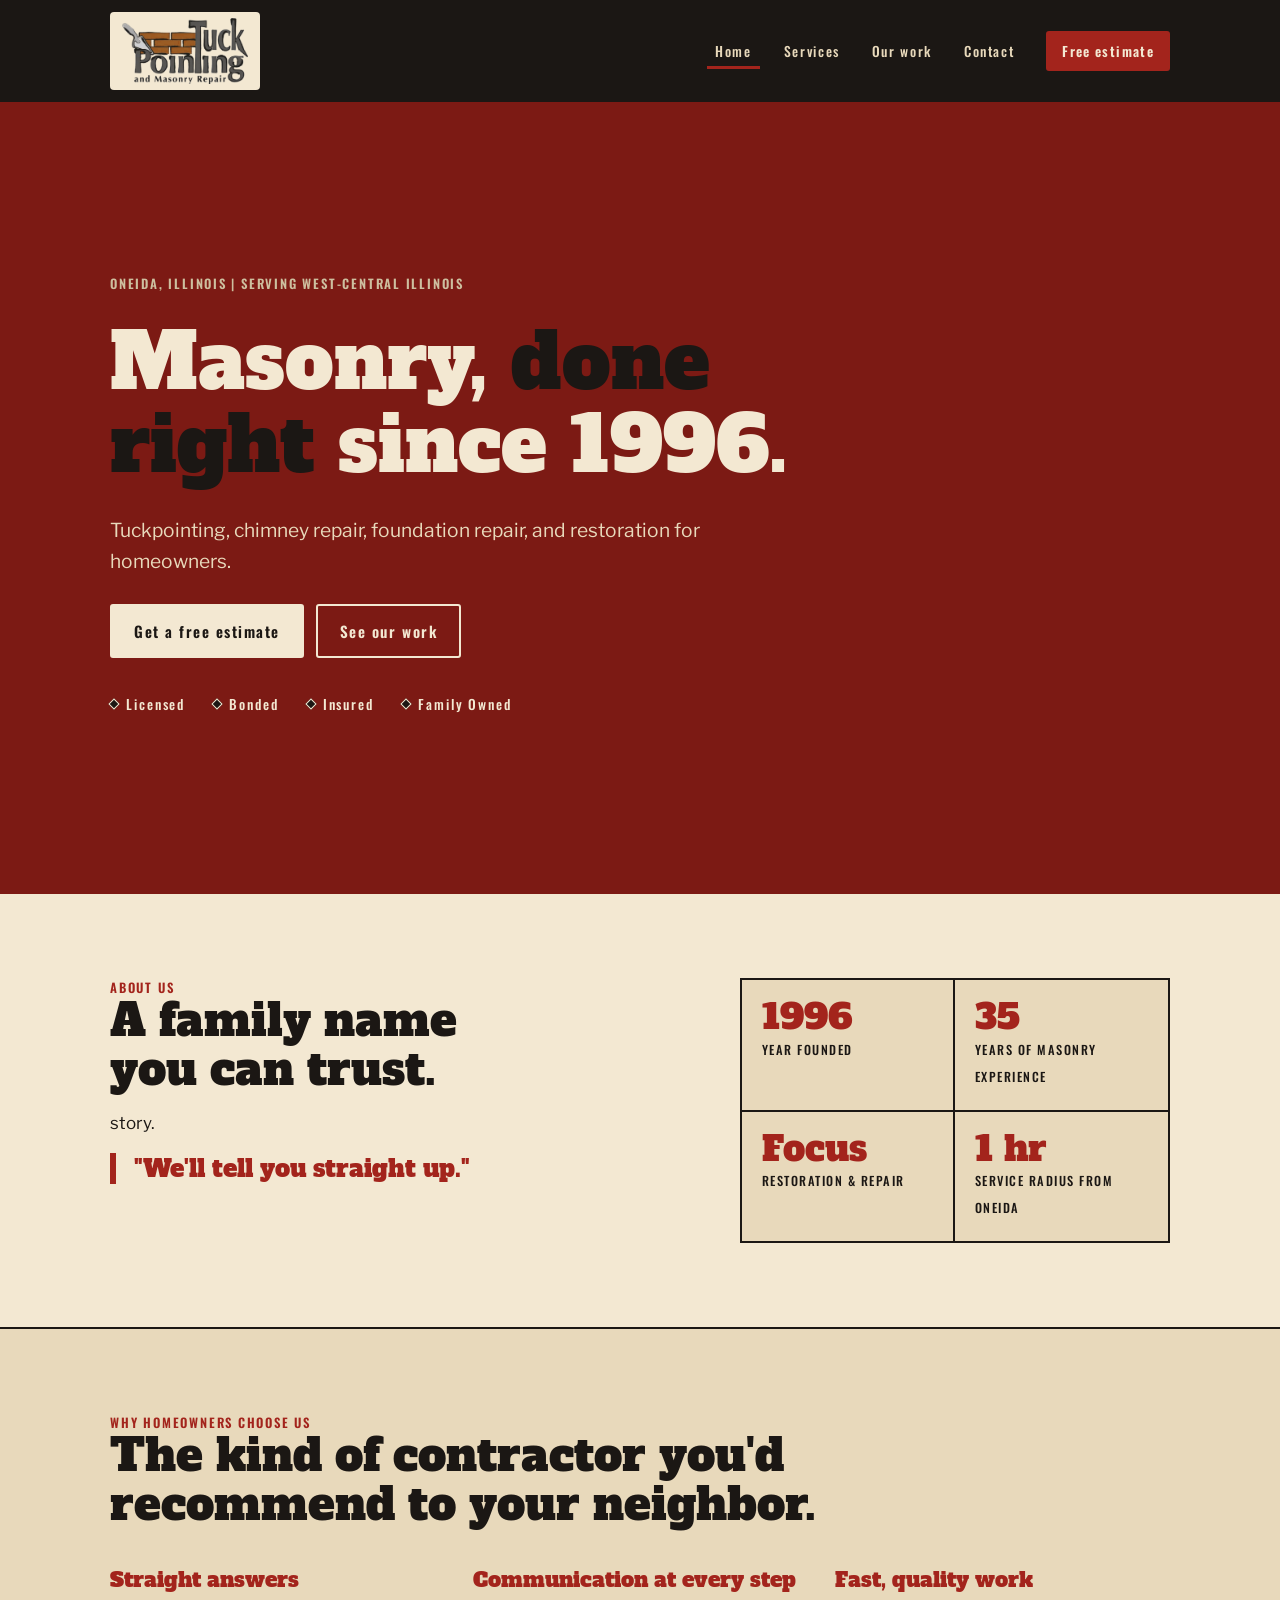
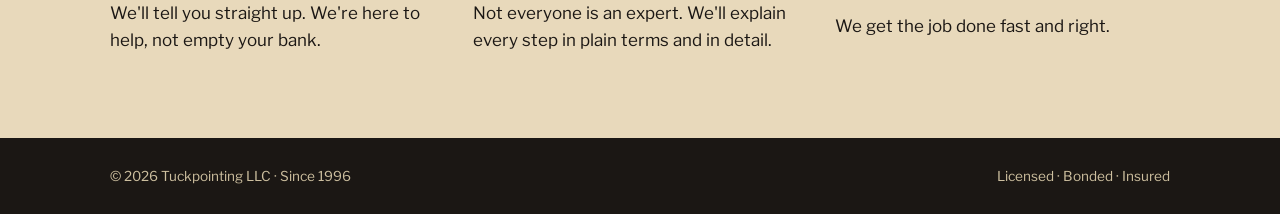
<file: index.html>
<!DOCTYPE html>
<html lang="en">
<head>
    <meta charset="utf-8">
    <!--mobile layout-->
    <meta name="viewport" content="width=device-width">
    <title>Home | Tuckpointing</title>
    <meta name="description" content="Tuckpointing, chimney repair and masonry repair in Oneida, Illinois since 1996.">
    <!--fonts from google-->
    <link rel="preconnect" href="https://fonts.googleapis.com">
    <link rel="preconnect" href="https://fonts.gstatic.com" crossorigin>
    <link href="https://fonts.googleapis.com/css2?family=Alfa+Slab+One&family=Oswald:wght@500;600&family=Libre+Franklin:wght@400;600;700&display=swap" rel="stylesheet">
    <!--bootstrap-->
    <link href="https://cdn.jsdelivr.net/npm/bootstrap@5.3.8/dist/css/bootstrap.min.css" rel="stylesheet">
    <!--stylesheet link-->
    <link href="css/style.css" rel="stylesheet">
</head>
<body>

<!--The websites header-->
<header class="topbar">
    <nav class="navbar navbar-expand-md navbar-dark wrap" aria-label="Main">
        <!--clickable logo, takes you to index.html-->
        <a class="brand navbar-brand" href="index.html"><img class="logo" src="Photos/TuckpointingLogo.png" alt="Tuckpointing and Masonry Repair"></a>
        <button class="navbar-toggler" type="button" data-bs-toggle="collapse" data-bs-target="#mainNav" aria-controls="mainNav" aria-expanded="false" aria-label="Toggle navigation">
            <span class="navbar-toggler-icon"></span>
        </button>
        <!--Waffle collapse for phone screens-->
        <div class="collapse navbar-collapse" id="mainNav">
            <ul class="navbar-nav ms-auto gap-md-3">
             <li class="nav-item"><a class="nav-link" href="index.html">Home</a></li>
                <li class="nav-item"><a class="nav-link" href="services.html">Services</a></li>
                <li class="nav-item"><a class="nav-link" href="work.html">Our work</a></li>
                <li class="nav-item"><a class="nav-link" href="contact.html">Contact</a></li>            
            </ul>
            <!--link to contact page and estimate element-->
            <a class="call ms-md-4" href="contact.html#estimate">Free estimate</a>
        </div>
    </nav>
  </header>

<!--Where the index.html pages content will be-->
<main>
  <section class="hero">
    <div class="wrap">
      <span class="label">ONEIDA, ILLINOIS | SERVING WEST-CENTRAL ILLINOIS</span>
      <h1>Masonry, <em>done right</em> since 1996.</h1>
      <p class="lead">Tuckpointing, chimney repair, foundation repair, and restoration for homeowners.</p>
      <div class="hero-actions">
        <a class="btn solid" href="contact.html#estimate"> Get a free estimate</a>
        <a class="btn ghost" href="work.html">See our work</a>
      </div>
      <div class="trust">
        <span>Licensed</span><span>Bonded</span><span>Insured</span><span>Family Owned</span>
      </div>
    </div>
  </section>

  <section id="about">
    <div class="wrap">
      <div class="about-grid">
        <div class="about-copy">
          <div class="section-head" style="margin-bottom:0">
            <span class="label">ABOUT US</span>
            <h2>A family name you can trust.</h2>
          </div>
          <p>story.</p>
          <p class="pullquote">"We'll tell you straight up."</p>
        </div>
        <div class="stats" aria-label="By the numbers">
          <div><b>1996</b><span>Year founded</span></div>
          <div><b>35</b><span>Years of masonry experience</span></div>
          <div><b>Focus</b><span>Restoration &amp; repair</span></div>
          <div><b>1 hr</b><span>Service radius from Oneida</span></div>
        </div>
      </div>
    </div>
    </section>

      <section class="why">
        <div class="wrap">
          <div class="section-head">
            <span class="label">WHY HOMEOWNERS CHOOSE US</span>
            <h2>The kind of contractor you'd recommend to your neighbor.</h2>
          </div>
          <div class="why-grid">
            <div><h3>Straight answers</h3>We'll tell you straight up. We're here to help, not empty your bank.</div>
            <div><h3>Communication at every step</h3><p>Not everyone is an expert. We'll explain every step in plain terms and in detail.</p></div>
            <div><h3>Fast, quality work</h3><p>We get the job done fast and right.</p></div>
          </div>
        </div>
      </section>
</main>

<!--Website Footer-->
<footer>
    <div class="wrap">
        <!--keeps year up to date through site.js-->
        <span>&copy; <span id="year">2026</span> Tuckpointing LLC &middot; Since 1996</span>
        <span>Licensed &middot; Bonded &middot; Insured</span>   
    </div>
</footer>

<!--jquery and javascript script tags-->
<script src="https://code.jquery.com/jquery-3.7.1.min.js" integrity="sha256-/JqT3SQfawRcv/BIHPThkBvs0OEvtFFmqPF/lYI/Cxo=" crossorigin="anonymous"></script>
<script src="https://cdn.jsdelivr.net/npm/bootstrap@5.3.8/dist/js/bootstrap.bundle.min.js"></script>
<script src="JavaScript/site.js"></script>
</body>
</html>
</file>
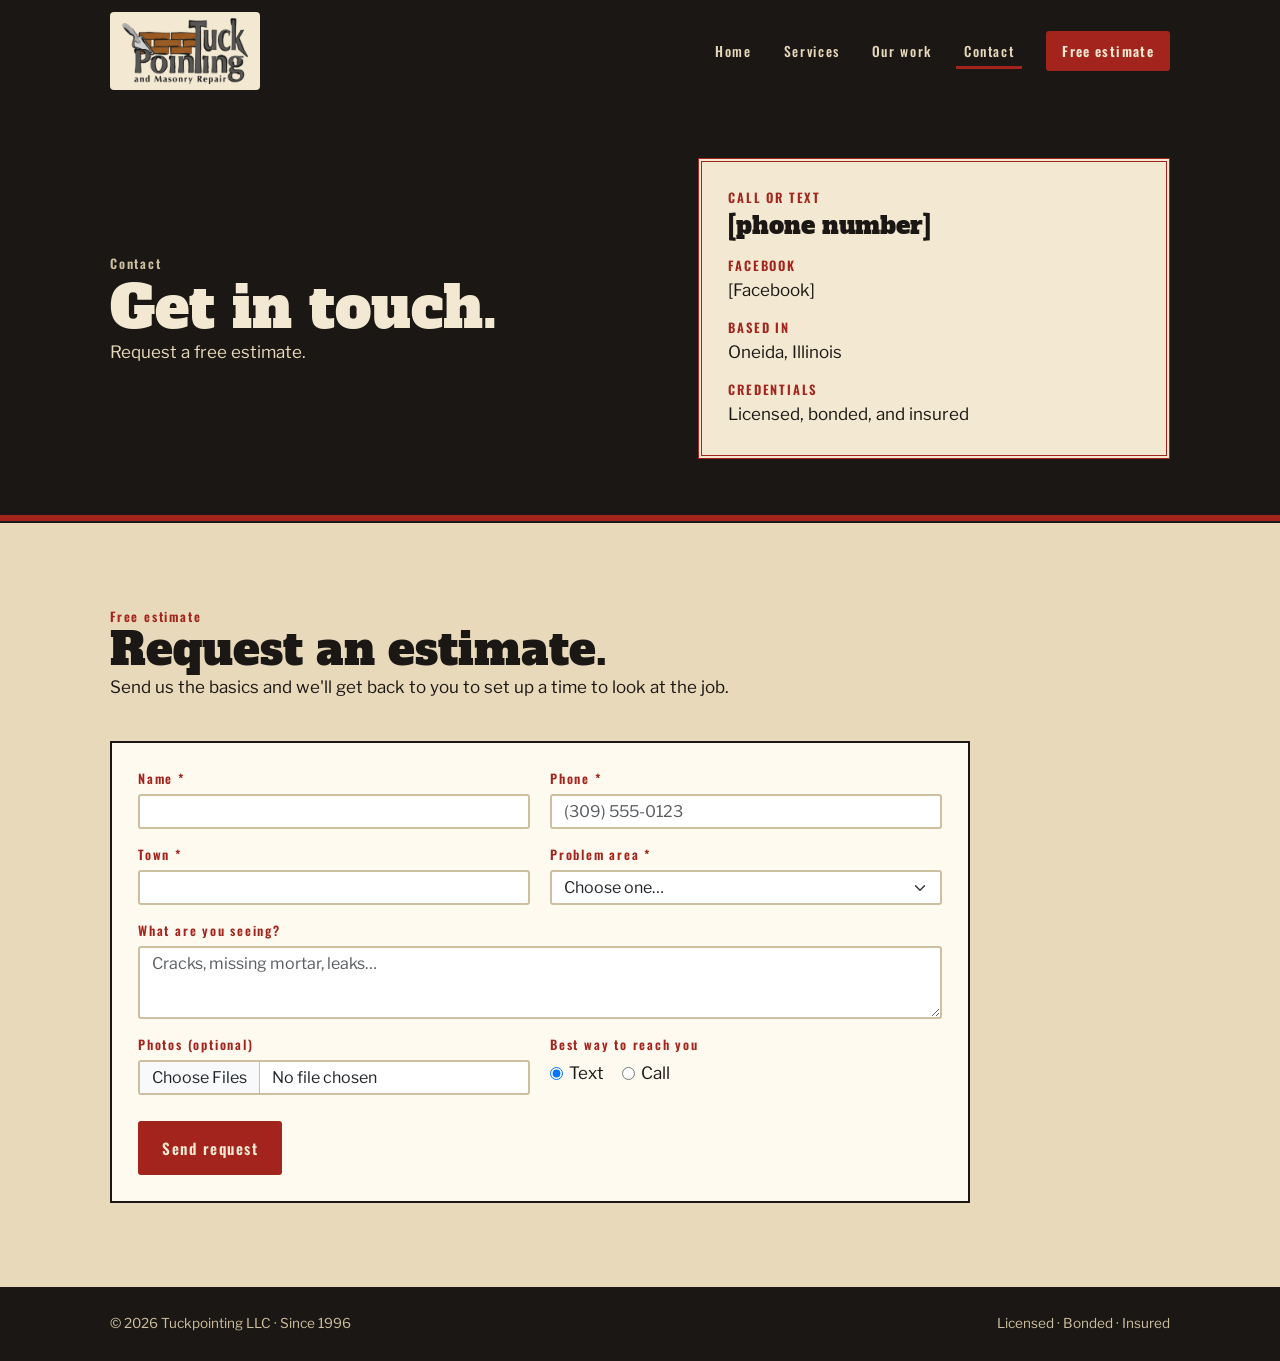
<file: contact.html>
<!DOCTYPE html>
<html lang="en">
<head>
    <meta charset="utf-8">
    <!--mobile layout-->
    <meta name="viewport" content="width=device-width">
    <title>Contact | Tuckpointing</title>
    <meta name="description" content="Tuckpointing, chimney repair and masonry repair in Oneida, Illinois since 1996.">
    <!--fonts from google-->
    <link rel="preconnect" href="https://fonts.googleapis.com">
    <link rel="preconnect" href="https://fonts.gstatic.com" crossorigin>
    <link href="https://fonts.googleapis.com/css2?family=Alfa+Slab+One&family=Oswald:wght@500;600&family=Libre+Franklin:wght@400;600;700&display=swap" rel="stylesheet">
    <!--bootstrap-->
    <link href="https://cdn.jsdelivr.net/npm/bootstrap@5.3.8/dist/css/bootstrap.min.css" rel="stylesheet">
    <!--stylesheet link-->
    <link href="css/style.css" rel="stylesheet">
</head>
<body>

<!--The websites header-->
<header class="topbar">
    <nav class="navbar navbar-expand-md navbar-dark wrap" aria-label="Main">
        <!--clickable logo, takes you to index.html-->
        <a class="brand navbar-brand" href="index.html"><img class="logo" src="Photos/TuckpointingLogo.png" alt="Tuckpointing and Masonry Repair"></a>
        <button class="navbar-toggler" type="button" data-bs-toggle="collapse" data-bs-target="#mainNav" aria-controls="mainNav" aria-expanded="false" aria-label="Toggle navigation">
            <span class="navbar-toggler-icon"></span>
        </button>
        <!--Waffle collapse for phone screens-->
        <div class="collapse navbar-collapse" id="mainNav">
            <ul class="navbar-nav ms-auto gap-md-3">
             <li class="nav-item"><a class="nav-link" href="index.html">Home</a></li>
                <li class="nav-item"><a class="nav-link" href="services.html">Services</a></li>
                <li class="nav-item"><a class="nav-link" href="work.html">Our work</a></li>
                <li class="nav-item"><a class="nav-link" href="contact.html">Contact</a></li>            
            </ul>
            <!--link to contact page and estimate element-->
            <a class="call ms-md-4" href="contact.html#estimate">Free estimate</a>
        </div>
    </nav>
</header>

<main>
<section class="page-hero">
    <div class="wrap hero-split">
        <div>
            <span class="label">Contact</span>
            <h1>Get in touch.</h1>
            <p>Request a free estimate.</p>
        </div>

        <!--business contact info card-->
        <div class="contact-card">
            <div class="crow"><span class="label">Call or text</span><span class="big">[phone number]</span></div>
            <div class="crow"><span class="label">Facebook</span><span>[Facebook]</span></div>
            <div class="crow"><span class="label">Based in</span><span>Oneida, Illinois</span></div>
            <div class="crow"><span class="label">Credentials</span><span>Licensed, bonded, and insured</span></div>
        </div>
    </div>
</section>

  <section id="estimate" class="estimate">
    <div class="wrap">
      <div class="section-head">
        <span class="label">Free estimate</span>
        <h2>Request an estimate.</h2>
        <p>Send us the basics and we'll get back to you to set up a time to look at the job.</p>
      </div>
      
      <form id="estimateForm" class="est-form" novalidate>
        <div class="fgrid">
          <div><label class="label" for="fName">Name *</label><input id="fName" class="form-control" type="text"><div class="invalid-feedback">Please enter your name.</div></div>
          <div><label class="label" for="fPhone">Phone *</label><input id="fPhone" class="form-control" type="tel" placeholder="(309) 555-0123"><div class="invalid-feedback">Please enter a 10-digit phone number.</div></div>
          <div><label class="label" for="fTown">Town *</label><input id="fTown" class="form-control" type="text"><div class="invalid-feedback">Please enter your town.</div></div>
          <div><label class="label" for="fArea">Problem area *</label>
            <select id="fArea" class="form-select"><option value="">Choose one…</option><option>Chimney</option><option>Foundation</option><option>Brick walls</option><option>Stone or veneer</option><option>Stucco</option><option>Not sure</option></select>
            <div class="invalid-feedback">Please choose a problem area.</div></div>
          <div class="full"><label class="label" for="fDetails">What are you seeing?</label><textarea id="fDetails" class="form-control" rows="3" placeholder="Cracks, missing mortar, leaks…"></textarea></div>
          <div><label class="label" for="fPhotos">Photos (optional)</label><input id="fPhotos" class="form-control" type="file" accept="image/*" multiple><small id="photoCount" class="hint"></small></div>
          <div><span class="label">Best way to reach you</span>
            <div class="radios"><label><input type="radio" name="pref" value="text" checked> Text</label><label><input type="radio" name="pref" value="call"> Call</label></div></div>
        </div>
        <button class="btn red" type="submit">Send request</button>
      </form>
      <div id="estimateDone" class="est-done" hidden>
        <h3>Thanks, <span id="doneName"></span>!</h3>
        <p id="doneSummary"></p>
        <p class="hint">Demo only: nothing was actually sent. A real form needs a form service or server to deliver it.</p>
        <button id="estimateAgain" class="btn red" type="button">Send another</button>
      </div>
    </div>
  </section>
</main>

<!--Website Footer-->
<footer>
    <div class="wrap">
        <!--keeps year up to date through site.js-->
        <span>&copy; <span id="year">2026</span> Tuckpointing LLC &middot; Since 1996</span>
        <span>Licensed &middot; Bonded &middot; Insured</span>   
    </div>
</footer>

<!--jquery and javascript script tags-->
<script src="https://code.jquery.com/jquery-3.7.1.min.js" integrity="sha256-/JqT3SQfawRcv/BIHPThkBvs0OEvtFFmqPF/lYI/Cxo=" crossorigin="anonymous"></script>
<script src="https://cdn.jsdelivr.net/npm/bootstrap@5.3.8/dist/js/bootstrap.bundle.min.js"></script>
<script src="JavaScript/site.js"></script>
<script src="JavaScript/contact.js"></script>
</body>
</html>
</file>
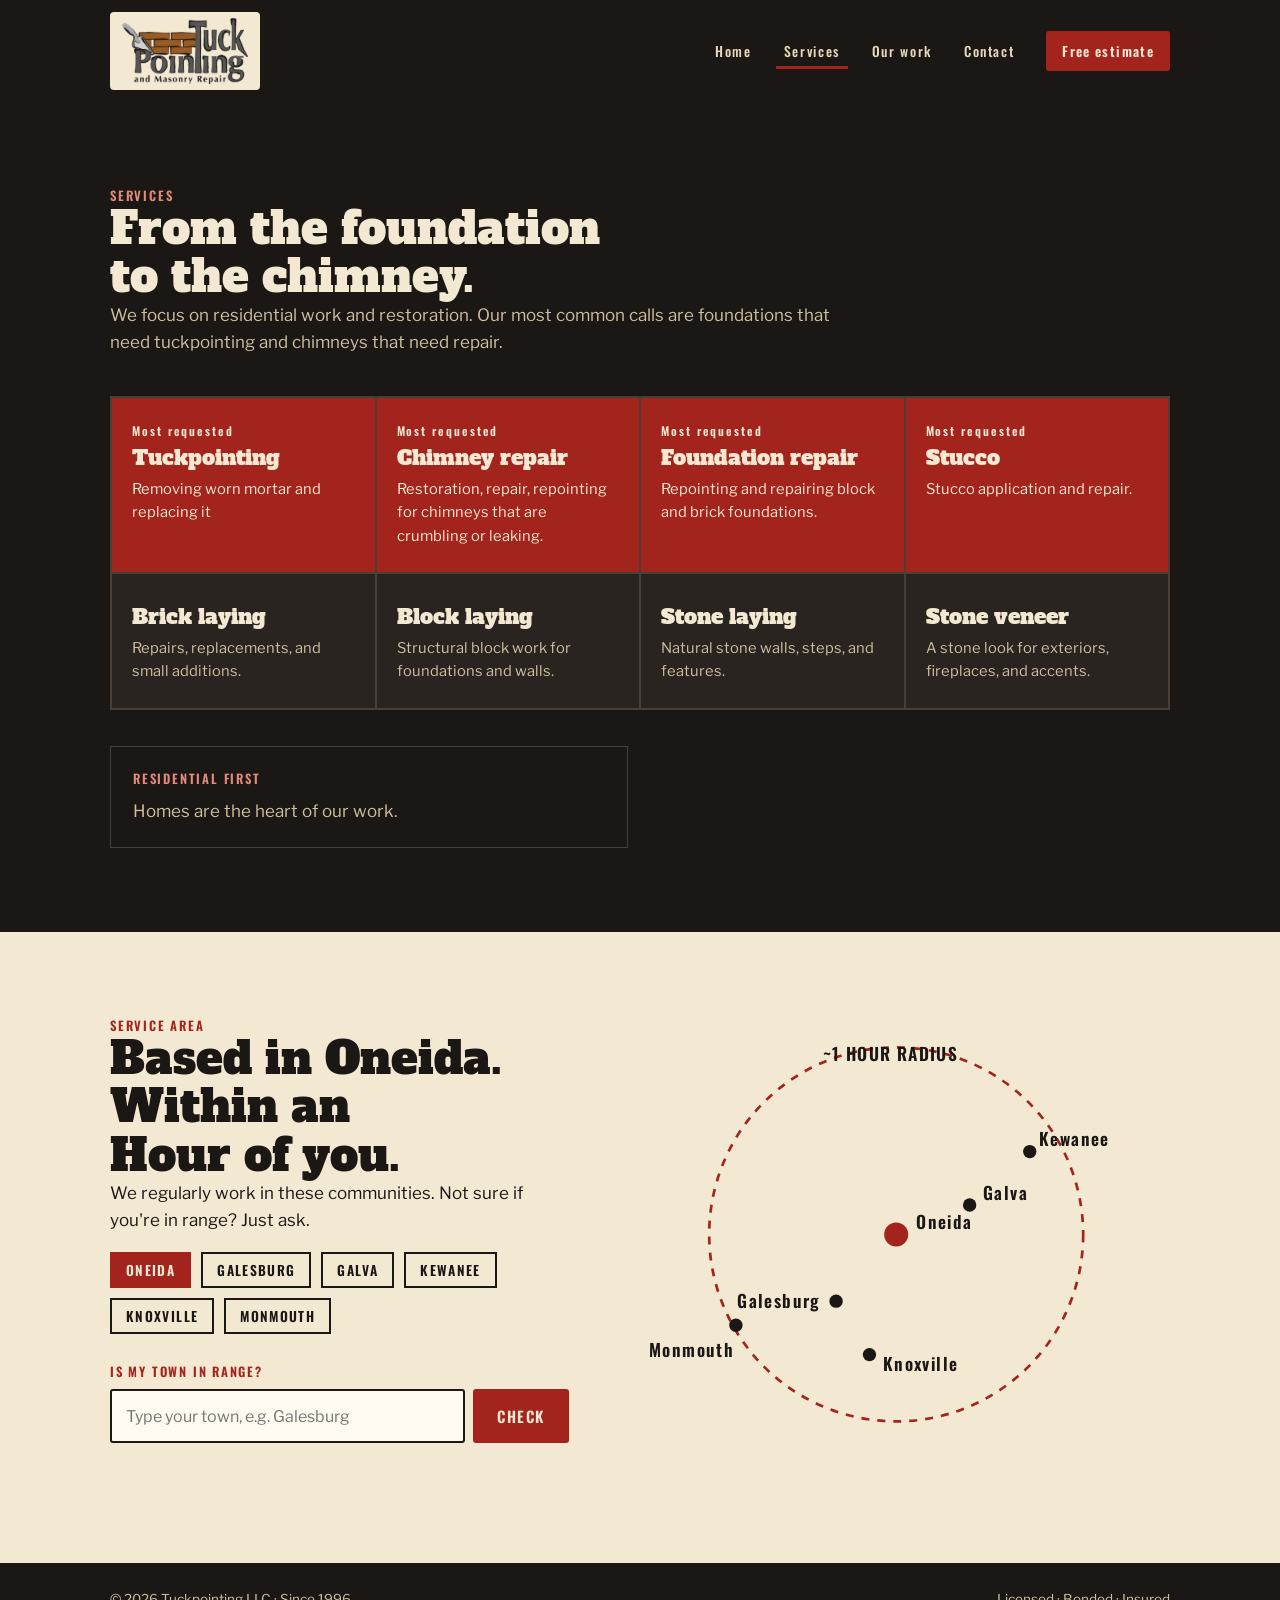
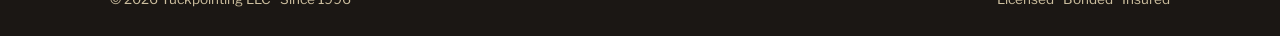
<file: services.html>
<!DOCTYPE html>
<html lang="en">
<head>
    <meta charset="utf-8">
    <!--mobile layout-->
    <meta name="viewport" content="width=device-width">
    <title>Services | Tuckpointing</title>
    <meta name="description" content="Tuckpointing, chimney repair and masonry repair in Oneida, Illinois since 1996.">
    <!--fonts from google-->
    <link rel="preconnect" href="https://fonts.googleapis.com">
    <link rel="preconnect" href="https://fonts.gstatic.com" crossorigin>
    <link href="https://fonts.googleapis.com/css2?family=Alfa+Slab+One&family=Oswald:wght@500;600&family=Libre+Franklin:wght@400;600;700&display=swap" rel="stylesheet">
    <!--bootstrap-->
    <link href="https://cdn.jsdelivr.net/npm/bootstrap@5.3.8/dist/css/bootstrap.min.css" rel="stylesheet">
    <!--stylesheet link-->
    <link href="css/style.css" rel="stylesheet">
</head>
<body>

<!--The websites header-->
<header class="topbar">
    <nav class="navbar navbar-expand-md navbar-dark wrap" aria-label="Main">
        <!--clickable logo, takes you to index.html-->
        <a class="brand navbar-brand" href="index.html"><img class="logo" src="Photos/TuckpointingLogo.png" alt="Tuckpointing and Masonry Repair"></a>
        <button class="navbar-toggler" type="button" data-bs-toggle="collapse" data-bs-target="#mainNav" aria-controls="mainNav" aria-expanded="false" aria-label="Toggle navigation">
            <span class="navbar-toggler-icon"></span>
        </button>
        <!--Waffle collapse for phone screens-->
        <div class="collapse navbar-collapse" id="mainNav">
            <ul class="navbar-nav ms-auto gap-md-3">
             <li class="nav-item"><a class="nav-link" href="index.html">Home</a></li>
                <li class="nav-item"><a class="nav-link" href="services.html">Services</a></li>
                <li class="nav-item"><a class="nav-link" href="work.html">Our work</a></li>
                <li class="nav-item"><a class="nav-link" href="contact.html">Contact</a></li>            
            </ul>
            <!--link to contact page and estimate element-->
            <a class="call ms-md-4" href="contact.html#estimate">Free estimate</a>
        </div>
    </nav>
</header>

<main>
  
  <section id="services" class="dark">
    <div class="wrap">
      <div class="section-head">
        <span class="label">SERVICES</span>
        <h2>From the foundation to the chimney.</h2>
        <p>We focus on residential work and restoration. Our most common calls are foundations that need tuckpointing and chimneys that need repair.</p>
      </div>
      <div class="services">
        <div class="svc feature"><span class="num">Most requested</span><h3>Tuckpointing</h3><p>Removing worn mortar and replacing it</p></div>
        <div class="svc feature"><span class="num">Most requested</span><h3>Chimney repair</h3><p>Restoration, repair, repointing for chimneys that are crumbling or leaking.</p></div>
        <div class="svc feature"><span class="num">Most requested</span><h3>Foundation repair</h3><p>Repointing and repairing block and brick foundations.</p></div>
        <div class="svc feature"><span class="num">Most requested</span><h3>Stucco</h3><p>Stucco application and repair.</p></div>
        <div class="svc"><span class="num"></span><h3>Brick laying</h3><p>Repairs, replacements, and small additions.</p></div>
        <div class="svc"><span class="num"></span><h3>Block laying</h3><p>Structural block work for foundations and walls.</p></div>
        <div class="svc"><span class="num"></span><h3>Stone laying</h3><p>Natural stone walls, steps, and features.</p></div>
        <div class="svc"><span class="num"></span><h3>Stone veneer</h3><p>A stone look for exteriors, fireplaces, and accents.</p></div>
      </div>
      <div class="split">

        <div>
          <span class="label" style="color:#e08a7a">RESIDENTIAL FIRST</span>
          <p style="color:var(--mortar)">Homes are the heart of our work.</p>
        </div>
      </div>
    </div>
  </section>

  <section id="area">
    <div class="wrap">
      <div class="area-grid">
        <div>
          <div class="section-head" style="margin-bottom:0">
            <span class="label">SERVICE AREA</span>
            <h2>Based in Oneida. Within an Hour of you.</h2>
            <p>We regularly work in these communities. Not sure if you're in range? Just ask.</p>
          </div>
          <div class="towns">
            <span class="home">Oneida</span><span>Galesburg</span><span>Galva</span><span>Kewanee</span><span>Knoxville</span><span>Monmouth</span>
          </div>
          <div class="town-check">
            <label for="townInput" class="label">IS MY TOWN IN RANGE?</label>
            <div class="town-row">
              <input id="townInput" type="text" placeholder="Type your town, e.g. Galesburg" autocomplete="address-level2">
              <button id="townCheck" class="btn red" type="button">CHECK</button>
            </div>
            <p id="townResult" class="town-result" aria-live="polite"></p>
          </div>
        </div>
        <svg class="map" viewBox="0 0 420 320" role="img" aria-label="Sketch map of the service area around Oneida">
          <circle class="ring" cx="215" cy="150" r="140"/>
          <circle class="homedot" cx="215" cy="150" r="9"/><text x="230" y="146">Oneida</text>
          <circle class="dot" cx="170" cy="200" r="5"/><text x="96" y="205">Galesburg</text>
          <circle class="dot" cx="270" cy="128" r="5"/><text x="280" y="124">Galva</text>
          <circle class="dot" cx="195" cy="240" r="5"/><text x="205" y="252">Knoxville</text>
          <circle class="dot" cx="315" cy="88" r="5"/><text x="322" y="84">Kewanee</text>
          <circle class="dot" cx="95" cy="218" r="5"/><text x="30" y="242">Monmouth</text>
          <text x="160" y="20" style="fill:var(--black)">~1 HOUR RADIUS</text>
        </svg>
      </div>
    </div>
  </section>
</main>

<!--Website Footer-->
<footer>
    <div class="wrap">
        <!--keeps year up to date through site.js-->
        <span>&copy; <span id="year">2026</span> Tuckpointing LLC &middot; Since 1996</span>
        <span>Licensed &middot; Bonded &middot; Insured</span>   
    </div>
</footer>

<!--jquery and javascript script tags-->
<script src="https://code.jquery.com/jquery-3.7.1.min.js" integrity="sha256-/JqT3SQfawRcv/BIHPThkBvs0OEvtFFmqPF/lYI/Cxo=" crossorigin="anonymous"></script>
<script src="https://cdn.jsdelivr.net/npm/bootstrap@5.3.8/dist/js/bootstrap.bundle.min.js"></script>
<script src="JavaScript/site.js"></script>
<script src="JavaScript/services.js"></script>
</body>
</html>
</file>
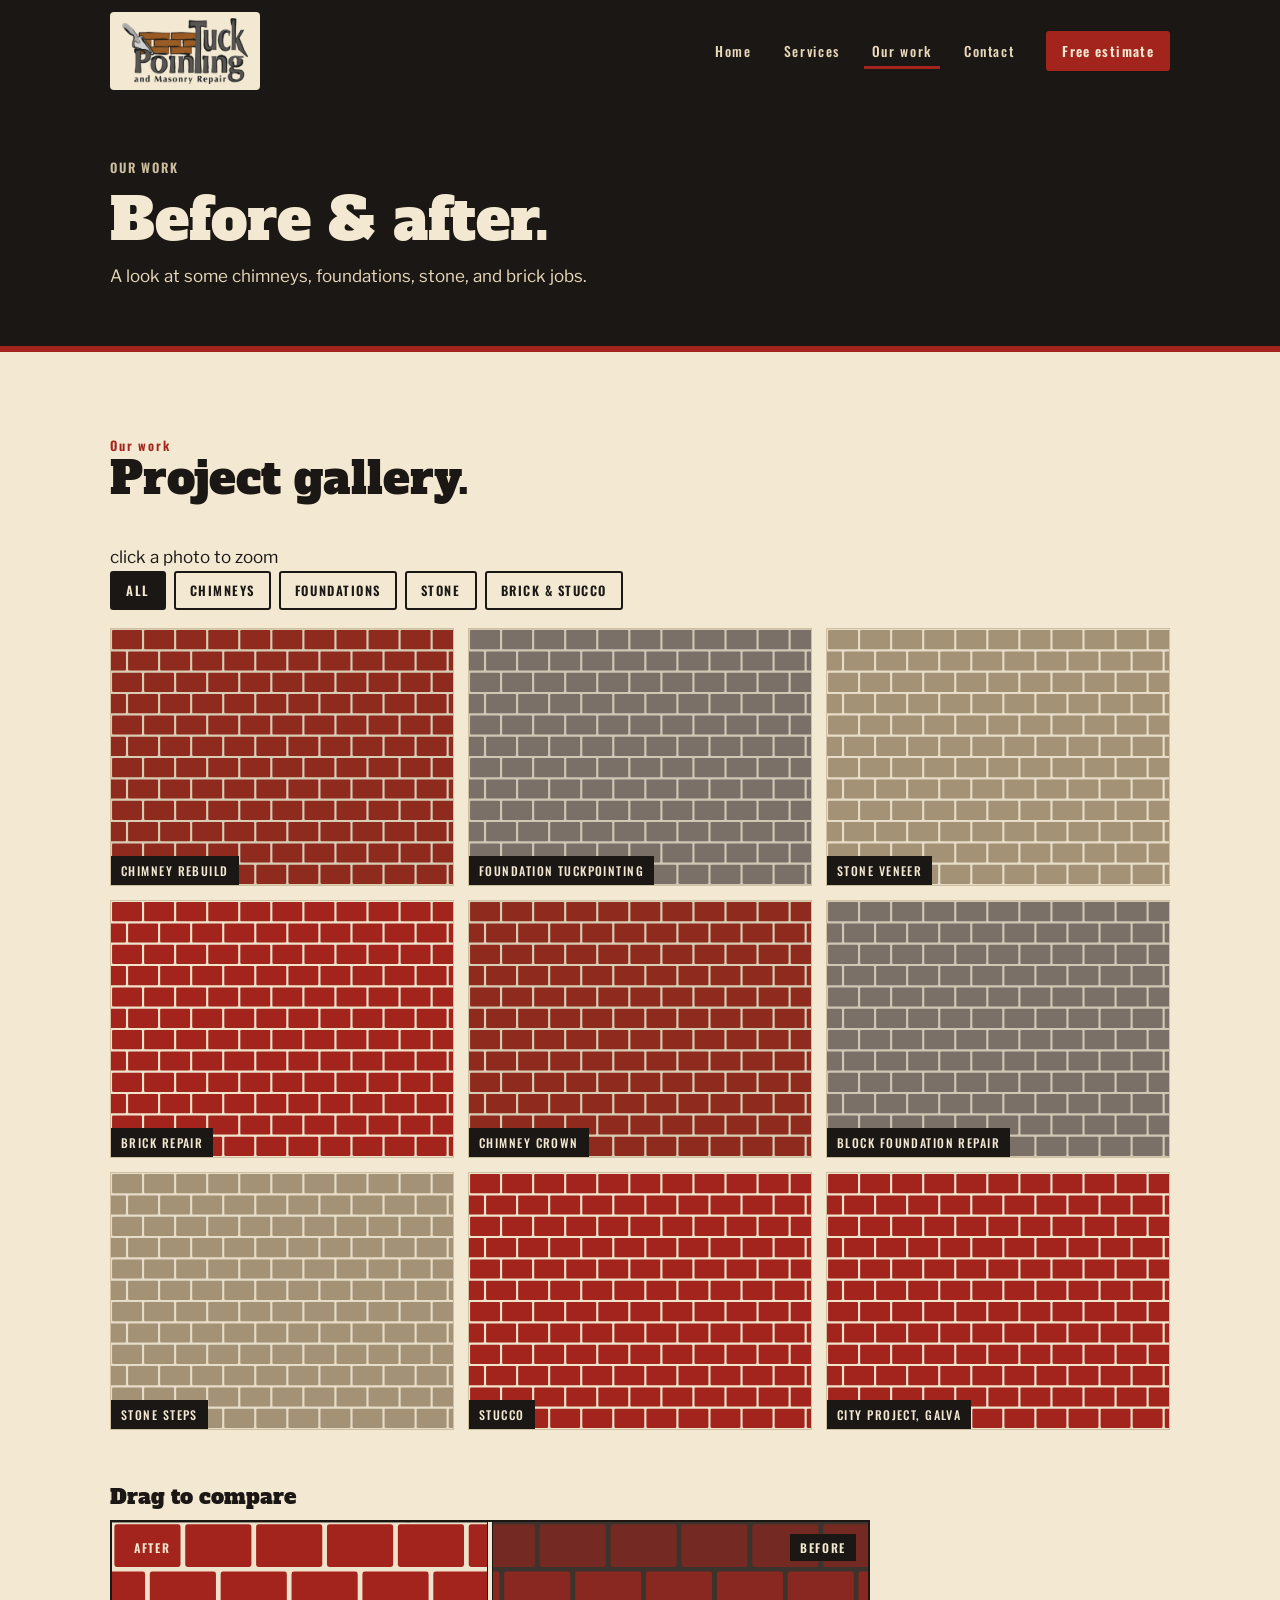
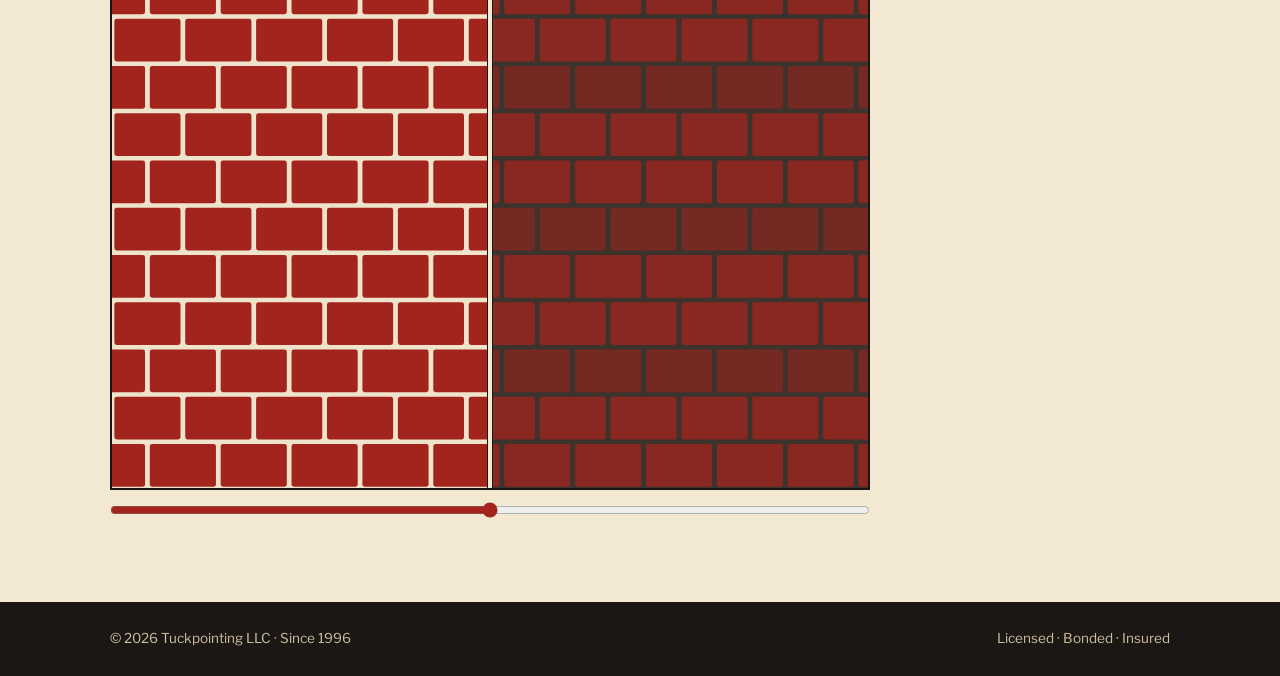
<file: work.html>
<!DOCTYPE html>
<html lang="en">
<head>
    <meta charset="utf-8">
    <!--mobile layout-->
    <meta name="viewport" content="width=device-width">
    <title>Work | Tuckpointing</title>
    <meta name="description" content="Tuckpointing, chimney repair and masonry repair in Oneida, Illinois since 1996.">
    <!--fonts from google-->
    <link rel="preconnect" href="https://fonts.googleapis.com">
    <link rel="preconnect" href="https://fonts.gstatic.com" crossorigin>
    <link href="https://fonts.googleapis.com/css2?family=Alfa+Slab+One&family=Oswald:wght@500;600&family=Libre+Franklin:wght@400;600;700&display=swap" rel="stylesheet">
    <!--bootstrap-->
    <link href="https://cdn.jsdelivr.net/npm/bootstrap@5.3.8/dist/css/bootstrap.min.css" rel="stylesheet">
    <!--stylesheet link-->
    <link href="css/style.css" rel="stylesheet">
</head>
<body>

<!--The websites header-->
<header class="topbar">
    <nav class="navbar navbar-expand-md navbar-dark wrap" aria-label="Main">
        <!--clickable logo, takes you to index.html-->
        <a class="brand navbar-brand" href="index.html"><img class="logo" src="Photos/TuckpointingLogo.png" alt="Tuckpointing and Masonry Repair"></a>
        <button class="navbar-toggler" type="button" data-bs-toggle="collapse" data-bs-target="#mainNav" aria-controls="mainNav" aria-expanded="false" aria-label="Toggle navigation">
            <span class="navbar-toggler-icon"></span>
        </button>
        <!--Waffle collapse for phone screens-->
        <div class="collapse navbar-collapse" id="mainNav">
            <ul class="navbar-nav ms-auto gap-md-3">
             <li class="nav-item"><a class="nav-link" href="index.html">Home</a></li>
                <li class="nav-item"><a class="nav-link" href="services.html">Services</a></li>
                <li class="nav-item"><a class="nav-link" href="work.html">Our work</a></li>
                <li class="nav-item"><a class="nav-link" href="contact.html">Contact</a></li>            
            </ul>
            <!--link to contact page and estimate element-->
            <a class="call ms-md-4" href="contact.html#estimate">Free estimate</a>
        </div>
    </nav>
</header>

<main>
    <section class="page-hero">
        <div class="wrap">
            <span class="label">OUR WORK</span>
        <h1>Before &amp; after.</h1>
        <p>A look at some chimneys, foundations, stone, and brick jobs.</p>
        </div>
    </section>

    <section id="work">
        <div class="wrap">
            <div class="section-head">
                <span class="label">Our work</span>
                <h2>Project gallery.</h2>
            </div>

            <p class="uc-tag">click a photo to zoom</p>
            <div class="filters" role="group" aria-label="Filter projects">
                <button class="filter on" type="button" data-filter="all">All</button>
                <button class="filter" type="button" data-filter="chimney">Chimneys</button>
                <button class="filter" type="button" data-filter="foundation">Foundations</button>
                <button class="filter" type="button" data-filter="stone">Stone</button>
                <button class="filter" type="button" data-filter="brick">Brick &amp; stucco</button>
            </div>
            <div class="gallery" id="gallery">
                <button class="shot" type="button" data-cat="chimney"><img data-placeholder="chimney" alt="Chimney rebuild"><span>Chimney rebuild</span></button>
                <button class="shot" type="button" data-cat="foundation"><img data-placeholder="foundation" alt="Foundation tuckpointing"><span>Foundation tuckpointing</span></button>
                <button class="shot" type="button" data-cat="stone"><img data-placeholder="stone" alt="Stone veneer"><span>Stone veneer</span></button>
                <button class="shot" type="button" data-cat="brick"><img data-placeholder="brick" alt="Brick repair"><span>Brick repair</span></button>
                <button class="shot" type="button" data-cat="chimney"><img data-placeholder="chimney" alt="Chimney crown"><span>Chimney crown</span></button>
                <button class="shot" type="button" data-cat="foundation"><img data-placeholder="foundation" alt="Block foundation repair"><span>Block foundation repair</span></button>
                <button class="shot" type="button" data-cat="stone"><img data-placeholder="stone" alt="Stone steps"><span>Stone steps</span></button>
                <button class="shot" type="button" data-cat="brick"><img data-placeholder="brick" alt="Stucco"><span>Stucco</span></button>
                <button class="shot" type="button" data-cat="brick"><img data-placeholder="brick" alt="City project, Galva"><span>City project, Galva</span></button>
            </div>

            <div class="compare-wrap">
       
                <h3>Drag to compare</h3>
                <div class="compare" id="compare">
                    <img id="beforeImg" alt="Before: worn and missing mortar">
                    <img id="afterImg" alt="After: fresh tuckpointing">
                    <span class="tag-before">Before</span><span class="tag-after">After</span>
                    <span class="divider" id="divider"></span>
                </div>
                <input id="compareRange" type="range" min="0" max="100" value="50" aria-label="Before and after slider">
            </div>
        </div>
    </section>

<div class="modal fade" id="zoomModal" tabindex="-1" aria-labelledby="zoomTitle" aria-hidden="true">
    <div class="modal-dialog modal-lg modal-dialog-centered">
        <div class="modal-content zoom-content">
            <div class="modal-header">
                <h3 class="modal-title" id="zoomTitle">Project</h3>
                <button type="button" class="btn-close btn-close-white" data-bs-dismiss="modal" aria-label="Close"></button>
            </div>
            <div class="modal-body"><img id="zoomImg" alt=""></div>
        </div>
    </div>
</div>
</main>

<!--Website Footer-->
<footer>
    <div class="wrap">
        <!--keeps year up to date through site.js-->
        <span>&copy; <span id="year">2026</span> Tuckpointing LLC &middot; Since 1996</span>
        <span>Licensed &middot; Bonded &middot; Insured</span>   
    </div>
</footer>

<!--jquery and javascript script tags-->
<script src="https://code.jquery.com/jquery-3.7.1.min.js" integrity="sha256-/JqT3SQfawRcv/BIHPThkBvs0OEvtFFmqPF/lYI/Cxo=" crossorigin="anonymous"></script>
<script src="https://cdn.jsdelivr.net/npm/bootstrap@5.3.8/dist/js/bootstrap.bundle.min.js"></script>
<script src="JavaScript/site.js"></script>
<script src="JavaScript/work.js"></script>
</body>
</html>
</file>
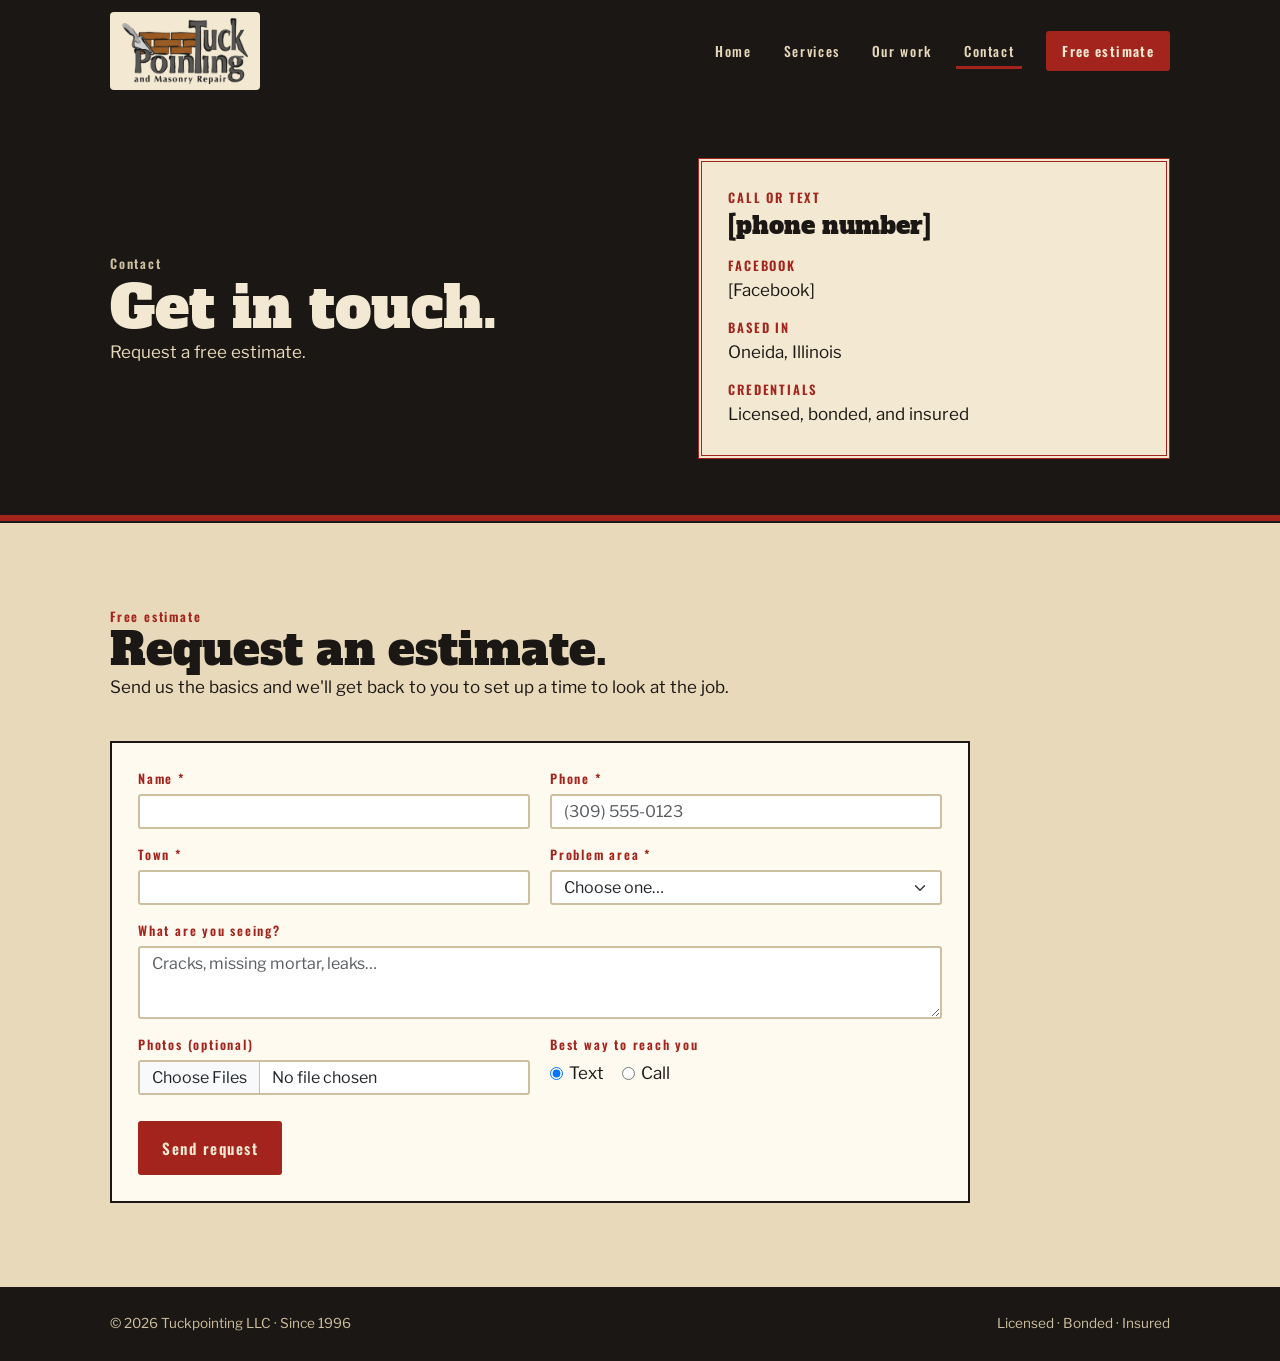
<file: src/main/resources/static/contact.html>
<!DOCTYPE html>
<html lang="en">
<head>
    <meta charset="utf-8">
    <!--mobile layout-->
    <meta name="viewport" content="width=device-width">
    <title>Contact | Tuckpointing</title>
    <meta name="description" content="Tuckpointing, chimney repair and masonry repair in Oneida, Illinois since 1996.">
    <!--fonts from google-->
    <link rel="preconnect" href="https://fonts.googleapis.com">
    <link rel="preconnect" href="https://fonts.gstatic.com" crossorigin>
    <link href="https://fonts.googleapis.com/css2?family=Alfa+Slab+One&family=Oswald:wght@500;600&family=Libre+Franklin:wght@400;600;700&display=swap" rel="stylesheet">
    <!--bootstrap-->
    <link href="https://cdn.jsdelivr.net/npm/bootstrap@5.3.8/dist/css/bootstrap.min.css" rel="stylesheet">
    <!--stylesheet link-->
    <link href="css/style.css" rel="stylesheet">
</head>
<body>

<!--The websites header-->
<header class="topbar">
    <nav class="navbar navbar-expand-md navbar-dark wrap" aria-label="Main">
        <!--clickable logo, takes you to index.html-->
        <a class="brand navbar-brand" href="index.html"><img class="logo" src="Photos/TuckpointingLogo.png" alt="Tuckpointing and Masonry Repair"></a>
        <button class="navbar-toggler" type="button" data-bs-toggle="collapse" data-bs-target="#mainNav" aria-controls="mainNav" aria-expanded="false" aria-label="Toggle navigation">
            <span class="navbar-toggler-icon"></span>
        </button>
        <!--Waffle collapse for phone screens-->
        <div class="collapse navbar-collapse" id="mainNav">
            <ul class="navbar-nav ms-auto gap-md-3">
             <li class="nav-item"><a class="nav-link" href="index.html">Home</a></li>
                <li class="nav-item"><a class="nav-link" href="services.html">Services</a></li>
                <li class="nav-item"><a class="nav-link" href="work.html">Our work</a></li>
                <li class="nav-item"><a class="nav-link" href="contact.html">Contact</a></li>            
            </ul>
            <!--link to contact page and estimate element-->
            <a class="call ms-md-4" href="contact.html#estimate">Free estimate</a>
        </div>
    </nav>
</header>

<main>
<section class="page-hero">
    <div class="wrap hero-split">
        <div>
            <span class="label">Contact</span>
            <h1>Get in touch.</h1>
            <p>Request a free estimate.</p>
        </div>

        <!--business contact info card-->
        <div class="contact-card">
            <div class="crow"><span class="label">Call or text</span><span class="big">[phone number]</span></div>
            <div class="crow"><span class="label">Facebook</span><span>[Facebook]</span></div>
            <div class="crow"><span class="label">Based in</span><span>Oneida, Illinois</span></div>
            <div class="crow"><span class="label">Credentials</span><span>Licensed, bonded, and insured</span></div>
        </div>
    </div>
</section>

  <section id="estimate" class="estimate">
    <div class="wrap">
      <div class="section-head">
        <span class="label">Free estimate</span>
        <h2>Request an estimate.</h2>
        <p>Send us the basics and we'll get back to you to set up a time to look at the job.</p>
      </div>
      
      <form id="estimateForm" class="est-form" novalidate>
        <div class="fgrid">
          <div><label class="label" for="fName">Name *</label><input id="fName" class="form-control" type="text"><div class="invalid-feedback">Please enter your name.</div></div>
          <div><label class="label" for="fPhone">Phone *</label><input id="fPhone" class="form-control" type="tel" placeholder="(309) 555-0123"><div class="invalid-feedback">Please enter a 10-digit phone number.</div></div>
          <div><label class="label" for="fTown">Town *</label><input id="fTown" class="form-control" type="text"><div class="invalid-feedback">Please enter your town.</div></div>
          <div><label class="label" for="fArea">Problem area *</label>
            <select id="fArea" class="form-select"><option value="">Choose one…</option><option>Chimney</option><option>Foundation</option><option>Brick walls</option><option>Stone or veneer</option><option>Stucco</option><option>Not sure</option></select>
            <div class="invalid-feedback">Please choose a problem area.</div></div>
          <div class="full"><label class="label" for="fDetails">What are you seeing?</label><textarea id="fDetails" class="form-control" rows="3" placeholder="Cracks, missing mortar, leaks…"></textarea></div>
          <div><label class="label" for="fPhotos">Photos (optional)</label><input id="fPhotos" class="form-control" type="file" accept="image/*" multiple><small id="photoCount" class="hint"></small></div>
          <div><span class="label">Best way to reach you</span>
            <div class="radios"><label><input type="radio" name="pref" value="text" checked> Text</label><label><input type="radio" name="pref" value="call"> Call</label></div></div>
        </div>
        <button class="btn red" type="submit">Send request</button>
      </form>
      <div id="estimateDone" class="est-done" hidden>
        <h3>Thanks, <span id="doneName"></span>!</h3>
        <p id="doneSummary"></p>
        <button id="estimateAgain" class="btn red" type="button">Send another</button>
      </div>
    </div>
  </section>
</main>

<!--Website Footer-->
<footer>
    <div class="wrap">
        <!--keeps year up to date through site.js-->
        <span>&copy; <span id="year">2026</span> Tuckpointing LLC &middot; Since 1996</span>
        <span>Licensed &middot; Bonded &middot; Insured</span>   
    </div>
</footer>

<!--jquery and javascript script tags-->
<script src="https://code.jquery.com/jquery-3.7.1.min.js" integrity="sha256-/JqT3SQfawRcv/BIHPThkBvs0OEvtFFmqPF/lYI/Cxo=" crossorigin="anonymous"></script>
<script src="https://cdn.jsdelivr.net/npm/bootstrap@5.3.8/dist/js/bootstrap.bundle.min.js"></script>
<script src="JavaScript/site.js"></script>
<script src="JavaScript/contact.js"></script>
</body>
</html>
</file>
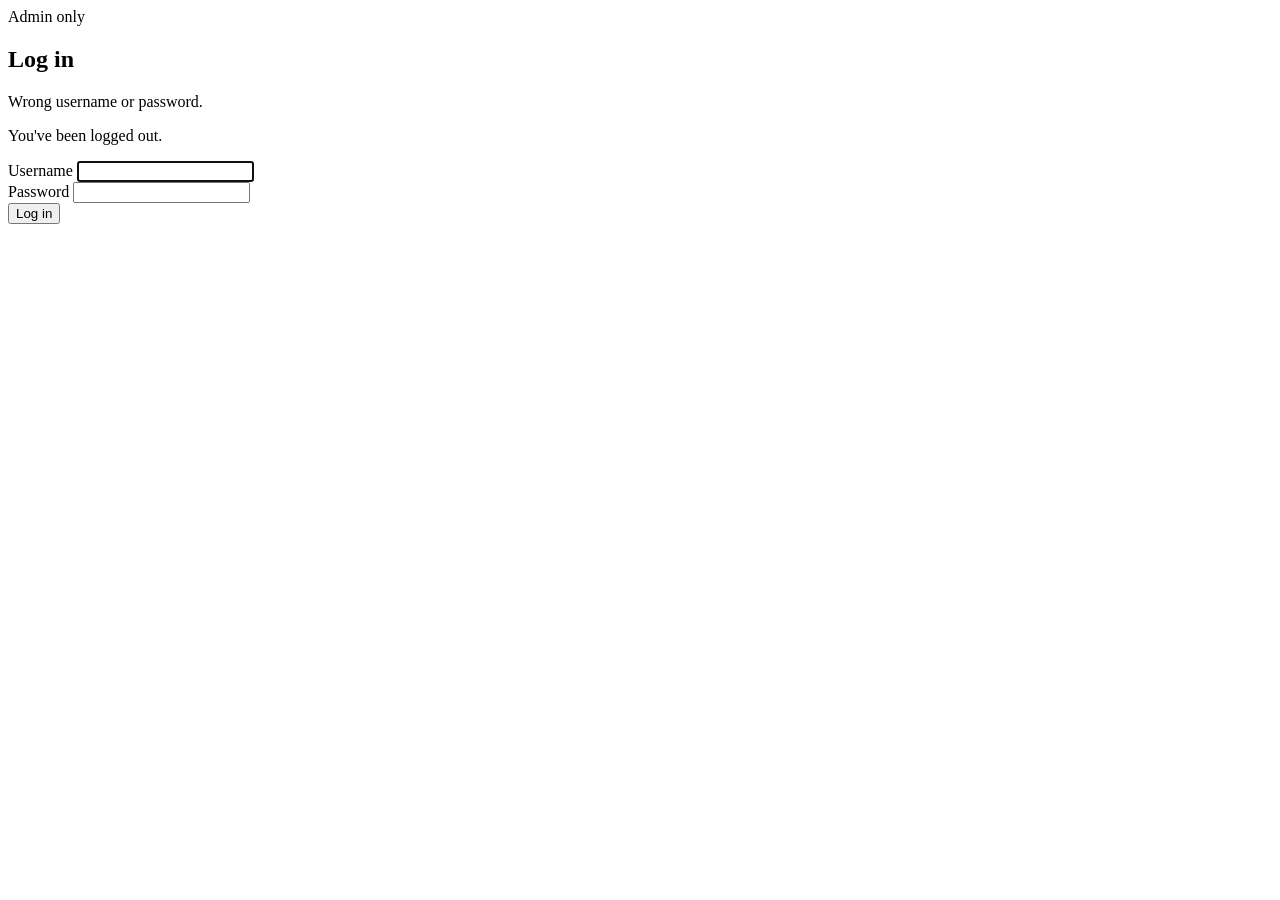
<file: src/main/resources/templates/login.html>
<!DOCTYPE html>
<html lang="en" xmlns:th="http://www.thymeleaf.org">
<head>
    <meta charset="utf-8">
    <meta name="viewport" content="width=device-width, initial-scale=1">
    <title>Admin login | Tuckpointing</title>
    <link href="https://fonts.googleapis.com/css2?family=Alfa+Slab+One&family=Oswald:wght@500;600&family=Libre+Franklin:wght@400;600;700&display=swap" rel="stylesheet">
    <link th:href="@{/css/style.css}" rel="stylesheet">
</head>
<body>
<main>
    <section class="estimate">
        <div class="wrap">
            <div class="section-head">
                <span class="label">Admin only</span>
                <h2>Log in</h2>
            </div>

            <p th:if="${param.error}" class="town-result no">Wrong username or password.</p>
            <p th:if="${param.logout}" class="town-result ok">You've been logged out.</p>

            <!-- th:action adds the hidden CSRF token automatically -->
            <form th:action="@{/login}" method="post" class="est-form">
                <div class="fgrid">
                    <div><label class="label" for="username">Username</label>
                        <input id="username" name="username" class="form-control" type="text" autofocus></div>
                    <div><label class="label" for="password">Password</label>
                        <input id="password" name="password" class="form-control" type="password"></div>
                </div>
                <button class="btn red" type="submit">Log in</button>
            </form>
        </div>
    </section>
</main>
</body>
</html>
</file>
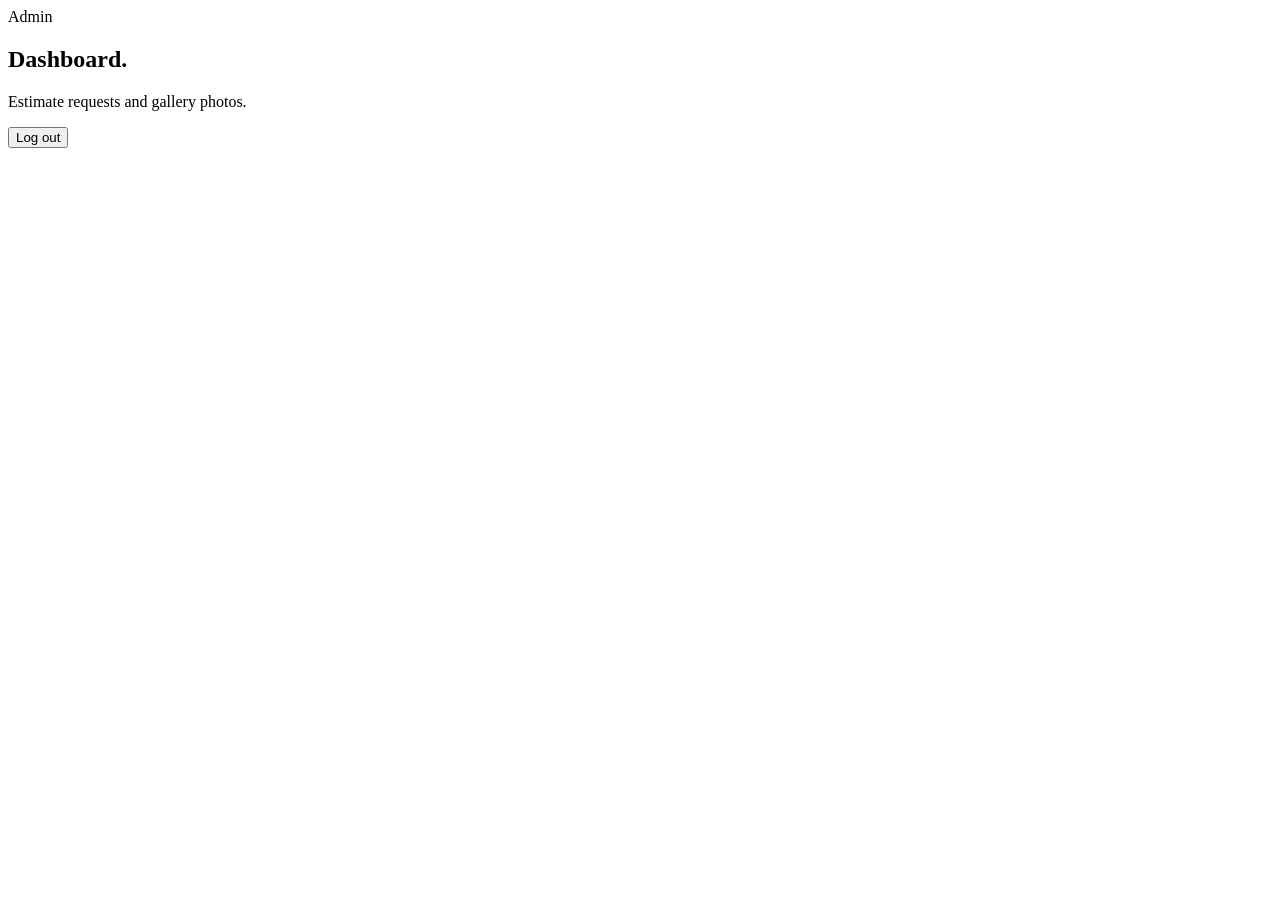
<file: src/main/resources/templates/admin/dashboard.html>
<!DOCTYPE html>
<html lang="en" xmlns:th="http://www.thymeleaf.org">
<head>
    <meta charset="utf-8">
    <meta name="viewport" content="width=device-width, initial-scale=1">
    <title>Admin | Tuckpointing</title>
    <link href="https://fonts.googleapis.com/css2?family=Alfa+Slab+One&family=Oswald:wght@500;600&family=Libre+Franklin:wght@400;600;700&display=swap" rel="stylesheet">
    <link th:href="@{/css/style.css}" rel="stylesheet">
</head>
<body>
<main>
    <section class="page-hero">
        <div class="wrap">
            <span class="label">Admin</span>
            <h1>Dashboard.</h1>
            <p>Estimate requests and gallery photos.</p>
            <!-- Logout must be a POST form (with the CSRF token), not a plain link -->
            <form th:action="@{/logout}" method="post">
                <button class="btn solid" type="submit">Log out</button>
            </form>
        </div>
    </section>
</main>
</body>
</html>
</file>
<file: css/style.css>
/*css for every page*/
/*red, black, gray, cream, retro, simple*/
:root {
    /*custom variables*/
    --black: #1b1714;
    --char: #2a2420;
    --red: #a3241c;
    --red-dark: #7c1a14;
    --cream: #f3e8d2;
    --cream-2: #e8d9bb;
    --mortar: #cdbf9f;
    --ink: #1b1714;
    --muted: #5f554a;
    /*headings text*/
    --display: "Alfa Slab One", "Rockwell", Georgia, serif;
    /*labels text*/
    --label: "Oswald", "Arial Narrow", Arial, sans-serif;
    /*main body text*/
    --body: "Libre Franklin", "Segoe UI", Arial, sans-serif;
    /*For dark mode users*/
    color-scheme: light;}
/*overall layouts and formating*/
* { /*keep the layout predictable*/
    box-sizing: border-box;}
html, body { /*removes the default 8px margin*/
    margin: 0;}
body {
    /*default colors*/
    background: var(--cream); 
    color: var(--ink);
    font: 400 /*text size*/ 17px/1.6 /*line height*/ var(--body);}
img { /*keep images container size*/
    max-width: 100%;}
a { /*keeps links the same color as text and logo from turning blue*/
    color: inherit;}
.wrap {
    max-width: 1100px;
    margin: 0 auto; /*centers content in wrap class*/
    padding-left: 20px;
    padding-right: 20px;}
.label { /*small page labels*/
    font: 600 0.8rem var(--label);
    letter-spacing: .14em;}
h1, h2, h3 { 
    font-family: var(--display);
    font-weight: 400;
    line-height: 1.08;
    margin: 0; /*removes default space in headings*/
    text-wrap: balance;}
h2 { /*size of heading is responsive to phone screens and wide screens*/
        /*rem = relative to browsers base text size*/
    font-size: clamp(1.9rem, 3.5vw, 2.8rem); /*min, preffered, max*/}
h3 {
    /*rem = relative to browsers base text size, fixed size*/
    font-size: 1.3rem;}
p { /*removes space above and below paragraphs*/
    margin: 0;}

/*Top bar and nav bar*/
.topbar .navbar {
    padding-block: 12px; /*12px of space above/below navbar content*/}
.topbar .nav-link {
    font: 500 .85rem var(--label);
    letter-spacing: .12em;
    color: var(--cream-2);}
.topbar .nav-link:hover, .topbar .nav-link:focus { 
    box-shadow: inset 0 -3px 0 var(--red);}
.topbar .nav-link.active { 
    color: var(--cream-2);
    box-shadow: inset 0 -3px 0 var(--red);}
.topbar .navbar-toggler { /*for waffle color*/
    border-color: var(--cream-2);}
.topbar {
    background: var(--black);
    color: var(--cream);}
.brand {
    display: flex;
    align-items: center;
    text-decoration: none;
    background: var(--cream);
    padding: 6px 12px;
    border-radius: 4px;}
.logo {
    display: block; 
    height: 66px; 
    width: auto;}
.call {
    display: inline-block;
    background: var(--red);
    color: var(--cream);
    text-decoration: none;
    font: 600 .85rem var(--label);
    letter-spacing: .1em;
    padding: 10px 16px;
    border-radius: 3px;}

/*hero section display*/
.hero {
    color: var(--cream);
    background-color: var(--red-dark);}
.hero .wrap {
    padding-block: 88px 96px; 
    display: grid; /*stacks text*/
    gap: 28px;}
.hero .label {
    color: var(--mortar);}
.hero h1 {
    font-size: clamp(2.5rem, 6.5vw, 4.8rem);
    max-width: 16ch}
.hero h1 em {
    font-style: normal;
    color: var(--black);}
.hero p.lead {
    font-size: 1.2rem;
    font-weight: 400;
    max-width: 52ch;
    color: var(--cream-2);}
.hero-actions {
    display: flex;
    gap: 12px;
    flex-wrap: wrap;}
.btn {
    display: inline-block;
    font: 600 .95rem var(--label);
    letter-spacing: .1em;
    text-decoration: none;
    padding: 14px 22px;
    border-radius: 3px;
    border: 2px solid var(--cream);}
.btn.solid{
    background: var(--cream);
    color:  var(--black);}
.btn.ghost {
    color: var(--cream);}
.btn.red{
    background: var(--red);
    border-color: var(--red);
    color: var(--cream);}
.trust { /*licensed, bonded, insured, family owned*/
    display: flex;
    flex-wrap: wrap;
    gap: 10px 28px; 
    margin-top: 8px;}
.trust span {
    font: 500 .85rem var(--label);
    letter-spacing: .14em;
    color: var(--cream);
    display: flex;
    align-items: center;
    gap: 8px;}

/*creates diamond before each <span>*/
.trust span::before {
    content: "";
    width: 8px;
    height: 8px;
    background: var(--black);
    border: 1px solid var(--cream);
    transform: rotate(45deg);}

/*for every section*/
section { /*keeps sections separated*/
    padding-block: 84px;}
.section-head {
    display: grid; /*stacks everything vertically*/
    margin-bottom: 40px;
    max-width: 62ch;
}
.section-head .label {
    color: var(--red);}

/*About us*/
.about-grid {
    display: grid; 
    grid-template-columns: 1.15fr .85fr; 
    gap: 48px; 
    align-items: start; }
.about-grid > * { 
    min-width: 0; }
.about-copy { 
    display: grid; 
    gap: 16px; }
.pullquote { 
    font: 400 1.5rem/1.3 var(--display); 
    color: var(--red); 
    border-left: 6px solid var(--red); 
    padding-left: 18px; }

/*box of stats and information*/
.stats { 
    display: grid; 
    grid-template-columns: 1fr 1fr; 
    gap: 0; 
    border: 2px solid var(--black); 
    background: var(--cream-2); }
.stats div { 
    padding: 20px; 
    border-bottom: 2px solid var(--black); }
.stats div:nth-child(odd) { 
    border-right: 2px solid var(--black); }
.stats div:nth-last-child(-n+2) { 
    border-bottom: none; }
.stats b { 
    display: block; 
    font: 400 2.2rem/1 var(--display); 
    color: var(--red); }
.stats span { font: 500 .78rem var(--label); 
    letter-spacing: .12em; 
    text-transform: uppercase; }

/* About us section*/
.why { 
    background: var(--cream-2); 
    border-block: 2px solid var(--black); }
.why-grid { 
    display: grid; 
    grid-template-columns: repeat(3, 1fr); 
    gap: 28px; }
.why-grid div { 
    display: grid; 
    gap: 8px; }
.why-grid h3 { color: var(--red); }

/*Services sections, most requested jobs*/
.dark { 
    background: var(--black); 
    color: var(--cream); }
.dark .section-head .label { 
    color: #e08a7a; }
.dark .section-head p { 
    color: var(--mortar); }
.services { 
    display: grid; grid-template-columns: repeat(4, 1fr); 
    gap: 2px; background: #4a3f37; 
    border: 2px solid #4a3f37; }
.svc { 
    background: var(--char); 
    padding: 24px 20px; display: grid; 
    gap: 8px; align-content: start; }
.svc .num { 
    font: 600 .75rem var(--label); 
    letter-spacing: 
    .16em; color: #e08a7a; }
.svc p { 
    font-size: .92rem; 
    color: var(--mortar); }
.svc.feature { 
    background: var(--red); }
.svc.feature .num, .svc.feature p { 
    color: var(--cream); }
.split { 
    display: grid; 
    grid-template-columns: 1fr 1fr; 
    gap: 24px; 
    margin-top: 36px; }
.split > div { 
    border: 1px solid #4a3f37; 
    padding: 22px; 
    display: grid; 
    gap: 10px; }

/*The map which shows the radius the business operates in*/
.area-grid {
    display: grid;
    grid-template-columns: .9fr 1.1fr;
    gap: 40px;
    align-items: center;}
.area-grid > * { min-width: 0; }
.towns { 
    display: flex; 
    flex-wrap: wrap; 
    gap: 10px; 
    margin-top: 18px; }
.towns span { 
    border: 2px solid var(--black); 
    padding: 6px 14px; 
    font: 600 .85rem var(--label); 
    letter-spacing: .1em; 
    text-transform: uppercase; }
.towns span.home { 
    background: var(--red); 
    border-color: var(--red); 
    color: var(--cream); }
.map { 
    aspect-ratio: 1.3; 
    max-width: 100%; }
.map circle.ring { 
    fill: none; 
    stroke: var(--red); 
    stroke-width: 2; 
    stroke-dasharray: 6 6; }
.map text { 
    font: 600 13px var(--label); 
    letter-spacing: .08em; 
    fill: var(--ink); }
.map .dot { fill: var(--black); }
.map .homedot { fill: var(--red); }

/*footer for the website*/
footer {
    background: var(--black);
    color: var(--mortar);
    font-size: .85rem;}
footer .wrap {
    padding-block: 26px;
    display: flex;
    flex-wrap: wrap;
    justify-content: space-between;
    gap: 10px;}


.town-check { margin-top: 28px;
    display: grid; gap: 8px; }
.town-check .label { 
    color: var(--red); }
.town-row { 
    display: flex; 
    gap: 8px; 
    flex-wrap: wrap; }
.town-row input { 
    flex: 1; 
    min-width: 0; 
    font: 400 1rem var(--body); 
    padding: 12px 14px; 
    border: 2px solid var(--black); 
    background: #fffaf0; border-radius: 3px; }
.town-result { 
    min-height: 1.6em; 
    font-weight: 600; }
.town-result.ok { color: #1f6b35; }
.town-result.no { color: var(--red); }

/*gallery*/
.gallery { 
    display: grid; 
    grid-template-columns: repeat(3, 1fr); 
    gap: 14px; }
.shot { 
    aspect-ratio: 4/3;
    position: relative;   
    overflow: hidden;     
    padding: 0;
    cursor: zoom-in;
    background: var(--cream-2);
    border: 1px solid var(--mortar);
    display: flex;
    align-items: flex-end;}
.shot span { 
     position: relative;   
    background: var(--black);
    color: var(--cream);
    font: 500 .75rem var(--label);
    letter-spacing: .12em;
    text-transform: uppercase;
    padding: 6px 10px; }

@media (max-width: 900px) {
  .about-grid, .area-grid, .split { grid-template-columns: 1fr; }
}
@media (max-width: 560px) {
  .logo { height: 54px; }
  .services, .why-grid, .gallery { grid-template-columns: 1fr; }
  .hero .wrap { padding-block: 64px 80px; }
}

/*gallery filter*/
.filters { display: flex; flex-wrap: wrap; gap: 8px; margin-bottom: 18px; }
.filter { font: 600 .8rem var(--label); letter-spacing: .12em; text-transform: uppercase; padding: 8px 14px; border: 2px solid var(--black); background: transparent; color: var(--black); border-radius: 3px; cursor: pointer; }
.filter.on { background: var(--black); color: var(--cream); }
.shot img { position: absolute; inset: 0; width: 100%; height: 100%; object-fit: cover; transition: transform .3s; }
.shot:hover img { transform: scale(1.04); }
.zoom-content { background: var(--black); color: var(--cream); border: 2px solid var(--red); }
.zoom-content .modal-header { border-color: #4a3f37; }
.zoom-content img { width: 100%; height: auto; display: block; }

/*compare before and after*/
.compare-wrap { margin-top: 56px; display: grid; gap: 12px; max-width: 760px; }
.compare { position: relative; aspect-ratio: 4/3; overflow: hidden; border: 2px solid var(--black); }
.compare img { position: absolute; inset: 0; width: 100%; height: 100%; object-fit: cover; }
.compare .divider { position: absolute; top: 0; bottom: 0; width: 4px; margin-left: -2px; background: var(--cream); box-shadow: 0 0 0 1px var(--black); pointer-events: none; }
.tag-before, .tag-after { position: absolute; top: 12px; z-index: 2; background: var(--black); color: var(--cream); font: 600 .75rem var(--label); letter-spacing: .14em; text-transform: uppercase; padding: 5px 10px; }
.tag-before { right: 12px; } .tag-after { left: 12px; background: var(--red); }
#compareRange { width: 100%; accent-color: var(--red); }

/*estimate form*/
.estimate { background: var(--cream-2); border-top: 2px solid var(--black); }
.est-form, .est-done { background: #fffaf0; border: 2px solid var(--black); padding: 26px; display: grid; gap: 20px; max-width: 860px; }
.fgrid { display: grid; grid-template-columns: 1fr 1fr; gap: 16px 20px; }
.fgrid > div { display: grid; gap: 6px; align-content: start; min-width: 0; }
.fgrid .full { grid-column: 1 / -1; }
.est-form .label { color: var(--red); }
.est-form .form-control, .est-form .form-select { border: 2px solid var(--mortar); border-radius: 3px; background-color: #fff; font: 400 1rem var(--body); }
.est-form .form-control:focus, .est-form .form-select:focus { border-color: var(--red); box-shadow: 0 0 0 3px rgba(163,36,28,.15); }
.radios { display: flex; gap: 18px; }
.radios label { display: flex; gap: 6px; align-items: center; }
.hint { color: var(--muted); font-size: .85rem; }
.est-form .btn, .est-done .btn { justify-self: start; }

@media (max-width: 700px) { .fgrid { grid-template-columns: 1fr; } }

/* Inner page header (smaller version of the hero) */
.page-hero { padding-block: 0; background: var(--black); color: var(--cream); border-bottom: 6px solid var(--red); }
.page-hero .wrap { padding-block: 56px; display: grid; gap: 12px; }
.page-hero .label { color: var(--mortar); }
.page-hero h1 { font-size: clamp(2.2rem, 5vw, 3.6rem); }
.page-hero p { color: var(--cream-2); max-width: 56ch; }
@media (max-width: 767px) { .topbar .call { margin-top: 10px; } }

/*contact page: header text on the left, info card on the right*/
.hero-split {
    grid-template-columns: 1.1fr .9fr;
    gap: 40px;
    align-items: center;}
.hero-split > * { min-width: 0; }

/*business contact info card*/
.contact-card {
    background: var(--cream);
    color: var(--ink);
    padding: 26px;
    border: 4px double var(--red);
    display: grid;
    gap: 14px;}
.contact-card .crow {
    display: grid;
    gap: 2px;}
.page-hero .contact-card .label { /*overrides the light header label color*/
    color: var(--red);
    text-transform: uppercase;}
.contact-card .big {
    font: 400 1.5rem var(--display);}

/*stack the card under the text on smaller screens*/
@media (max-width: 900px) {
    .hero-split { grid-template-columns: 1fr; }
}
</file>
<file: src/main/resources/static/css/style.css>
/*css for every page*/
/*red, black, gray, cream, retro, simple*/
:root {
    /*custom variables*/
    --black: #1b1714;
    --char: #2a2420;
    --red: #a3241c;
    --red-dark: #7c1a14;
    --cream: #f3e8d2;
    --cream-2: #e8d9bb;
    --mortar: #cdbf9f;
    --ink: #1b1714;
    --muted: #5f554a;
    /*headings text*/
    --display: "Alfa Slab One", "Rockwell", Georgia, serif;
    /*labels text*/
    --label: "Oswald", "Arial Narrow", Arial, sans-serif;
    /*main body text*/
    --body: "Libre Franklin", "Segoe UI", Arial, sans-serif;
    /*For dark mode users*/
    color-scheme: light;}
/*overall layouts and formating*/
* { /*keep the layout predictable*/
    box-sizing: border-box;}
html, body { /*removes the default 8px margin*/
    margin: 0;}
body {
    /*default colors*/
    background: var(--cream); 
    color: var(--ink);
    font: 400 /*text size*/ 17px/1.6 /*line height*/ var(--body);}
img { /*keep images container size*/
    max-width: 100%;}
a { /*keeps links the same color as text and logo from turning blue*/
    color: inherit;}
.wrap {
    max-width: 1100px;
    margin: 0 auto; /*centers content in wrap class*/
    padding-left: 20px;
    padding-right: 20px;}
.label { /*small page labels*/
    font: 600 0.8rem var(--label);
    letter-spacing: .14em;}
h1, h2, h3 { 
    font-family: var(--display);
    font-weight: 400;
    line-height: 1.08;
    margin: 0; /*removes default space in headings*/
    text-wrap: balance;}
h2 { /*size of heading is responsive to phone screens and wide screens*/
        /*rem = relative to browsers base text size*/
    font-size: clamp(1.9rem, 3.5vw, 2.8rem); /*min, preffered, max*/}
h3 {
    /*rem = relative to browsers base text size, fixed size*/
    font-size: 1.3rem;}
p { /*removes space above and below paragraphs*/
    margin: 0;}

/*Top bar and nav bar*/
.topbar .navbar {
    padding-block: 12px; /*12px of space above/below navbar content*/}
.topbar .nav-link {
    font: 500 .85rem var(--label);
    letter-spacing: .12em;
    color: var(--cream-2);}
.topbar .nav-link:hover, .topbar .nav-link:focus { 
    box-shadow: inset 0 -3px 0 var(--red);}
.topbar .nav-link.active { 
    color: var(--cream-2);
    box-shadow: inset 0 -3px 0 var(--red);}
.topbar .navbar-toggler { /*for waffle color*/
    border-color: var(--cream-2);}
.topbar {
    background: var(--black);
    color: var(--cream);}
.brand {
    display: flex;
    align-items: center;
    text-decoration: none;
    background: var(--cream);
    padding: 6px 12px;
    border-radius: 4px;}
.logo {
    display: block; 
    height: 66px; 
    width: auto;}
.call {
    display: inline-block;
    background: var(--red);
    color: var(--cream);
    text-decoration: none;
    font: 600 .85rem var(--label);
    letter-spacing: .1em;
    padding: 10px 16px;
    border-radius: 3px;}

/*hero section display*/
.hero {
    color: var(--cream);
    background-color: var(--red-dark);}
.hero .wrap {
    padding-block: 88px 96px; 
    display: grid; /*stacks text*/
    gap: 28px;}
.hero .label {
    color: var(--mortar);}
.hero h1 {
    font-size: clamp(2.5rem, 6.5vw, 4.8rem);
    max-width: 16ch}
.hero h1 em {
    font-style: normal;
    color: var(--black);}
.hero p.lead {
    font-size: 1.2rem;
    font-weight: 400;
    max-width: 52ch;
    color: var(--cream-2);}
.hero-actions {
    display: flex;
    gap: 12px;
    flex-wrap: wrap;}
.btn {
    display: inline-block;
    font: 600 .95rem var(--label);
    letter-spacing: .1em;
    text-decoration: none;
    padding: 14px 22px;
    border-radius: 3px;
    border: 2px solid var(--cream);}
.btn.solid{
    background: var(--cream);
    color:  var(--black);}
.btn.ghost {
    color: var(--cream);}
.btn.red{
    background: var(--red);
    border-color: var(--red);
    color: var(--cream);}
.trust { /*licensed, bonded, insured, family owned*/
    display: flex;
    flex-wrap: wrap;
    gap: 10px 28px; 
    margin-top: 8px;}
.trust span {
    font: 500 .85rem var(--label);
    letter-spacing: .14em;
    color: var(--cream);
    display: flex;
    align-items: center;
    gap: 8px;}

/*creates diamond before each <span>*/
.trust span::before {
    content: "";
    width: 8px;
    height: 8px;
    background: var(--black);
    border: 1px solid var(--cream);
    transform: rotate(45deg);}

/*for every section*/
section { /*keeps sections separated*/
    padding-block: 84px;}
.section-head {
    display: grid; /*stacks everything vertically*/
    margin-bottom: 40px;
    max-width: 62ch;
}
.section-head .label {
    color: var(--red);}

/*About us*/
.about-grid {
    display: grid; 
    grid-template-columns: 1.15fr .85fr; 
    gap: 48px; 
    align-items: start; }
.about-grid > * { 
    min-width: 0; }
.about-copy { 
    display: grid; 
    gap: 16px; }
.pullquote { 
    font: 400 1.5rem/1.3 var(--display); 
    color: var(--red); 
    border-left: 6px solid var(--red); 
    padding-left: 18px; }

/*box of stats and information*/
.stats { 
    display: grid; 
    grid-template-columns: 1fr 1fr; 
    gap: 0; 
    border: 2px solid var(--black); 
    background: var(--cream-2); }
.stats div { 
    padding: 20px; 
    border-bottom: 2px solid var(--black); }
.stats div:nth-child(odd) { 
    border-right: 2px solid var(--black); }
.stats div:nth-last-child(-n+2) { 
    border-bottom: none; }
.stats b { 
    display: block; 
    font: 400 2.2rem/1 var(--display); 
    color: var(--red); }
.stats span { font: 500 .78rem var(--label); 
    letter-spacing: .12em; 
    text-transform: uppercase; }

/* About us section*/
.why { 
    background: var(--cream-2); 
    border-block: 2px solid var(--black); }
.why-grid { 
    display: grid; 
    grid-template-columns: repeat(3, 1fr); 
    gap: 28px; }
.why-grid div { 
    display: grid; 
    gap: 8px; }
.why-grid h3 { color: var(--red); }

/*Services sections, most requested jobs*/
.dark { 
    background: var(--black); 
    color: var(--cream); }
.dark .section-head .label { 
    color: #e08a7a; }
.dark .section-head p { 
    color: var(--mortar); }
.services { 
    display: grid; grid-template-columns: repeat(4, 1fr); 
    gap: 2px; background: #4a3f37; 
    border: 2px solid #4a3f37; }
.svc { 
    background: var(--char); 
    padding: 24px 20px; display: grid; 
    gap: 8px; align-content: start; }
.svc .num { 
    font: 600 .75rem var(--label); 
    letter-spacing: 
    .16em; color: #e08a7a; }
.svc p { 
    font-size: .92rem; 
    color: var(--mortar); }
.svc.feature { 
    background: var(--red); }
.svc.feature .num, .svc.feature p { 
    color: var(--cream); }
.split { 
    display: grid; 
    grid-template-columns: 1fr 1fr; 
    gap: 24px; 
    margin-top: 36px; }
.split > div { 
    border: 1px solid #4a3f37; 
    padding: 22px; 
    display: grid; 
    gap: 10px; }

/*The map which shows the radius the business operates in*/
.area-grid {
    display: grid;
    grid-template-columns: .9fr 1.1fr;
    gap: 40px;
    align-items: center;}
.area-grid > * { min-width: 0; }
.towns { 
    display: flex; 
    flex-wrap: wrap; 
    gap: 10px; 
    margin-top: 18px; }
.towns span { 
    border: 2px solid var(--black); 
    padding: 6px 14px; 
    font: 600 .85rem var(--label); 
    letter-spacing: .1em; 
    text-transform: uppercase; }
.towns span.home { 
    background: var(--red); 
    border-color: var(--red); 
    color: var(--cream); }
.map { 
    aspect-ratio: 1.3; 
    max-width: 100%; }
.map circle.ring { 
    fill: none; 
    stroke: var(--red); 
    stroke-width: 2; 
    stroke-dasharray: 6 6; }
.map text { 
    font: 600 13px var(--label); 
    letter-spacing: .08em; 
    fill: var(--ink); }
.map .dot { fill: var(--black); }
.map .homedot { fill: var(--red); }

/*footer for the website*/
footer {
    background: var(--black);
    color: var(--mortar);
    font-size: .85rem;}
footer .wrap {
    padding-block: 26px;
    display: flex;
    flex-wrap: wrap;
    justify-content: space-between;
    gap: 10px;}


.town-check { margin-top: 28px;
    display: grid; gap: 8px; }
.town-check .label { 
    color: var(--red); }
.town-row { 
    display: flex; 
    gap: 8px; 
    flex-wrap: wrap; }
.town-row input { 
    flex: 1; 
    min-width: 0; 
    font: 400 1rem var(--body); 
    padding: 12px 14px; 
    border: 2px solid var(--black); 
    background: #fffaf0; border-radius: 3px; }
.town-result { 
    min-height: 1.6em; 
    font-weight: 600; }
.town-result.ok { color: #1f6b35; }
.town-result.no { color: var(--red); }

/*gallery*/
.gallery { 
    display: grid; 
    grid-template-columns: repeat(3, 1fr); 
    gap: 14px; }
.shot { 
    aspect-ratio: 4/3;
    position: relative;   
    overflow: hidden;     
    padding: 0;
    cursor: zoom-in;
    background: var(--cream-2);
    border: 1px solid var(--mortar);
    display: flex;
    align-items: flex-end;}
.shot span { 
     position: relative;   
    background: var(--black);
    color: var(--cream);
    font: 500 .75rem var(--label);
    letter-spacing: .12em;
    text-transform: uppercase;
    padding: 6px 10px; }

@media (max-width: 900px) {
  .about-grid, .area-grid, .split { grid-template-columns: 1fr; }
}
@media (max-width: 560px) {
  .logo { height: 54px; }
  .services, .why-grid, .gallery { grid-template-columns: 1fr; }
  .hero .wrap { padding-block: 64px 80px; }
}

/*gallery filter*/
.filters { display: flex; flex-wrap: wrap; gap: 8px; margin-bottom: 18px; }
.filter { font: 600 .8rem var(--label); letter-spacing: .12em; text-transform: uppercase; padding: 8px 14px; border: 2px solid var(--black); background: transparent; color: var(--black); border-radius: 3px; cursor: pointer; }
.filter.on { background: var(--black); color: var(--cream); }
.shot img { position: absolute; inset: 0; width: 100%; height: 100%; object-fit: cover; transition: transform .3s; }
.shot:hover img { transform: scale(1.04); }
.zoom-content { background: var(--black); color: var(--cream); border: 2px solid var(--red); }
.zoom-content .modal-header { border-color: #4a3f37; }
.zoom-content img { width: 100%; height: auto; display: block; }

/*estimate form*/
.estimate { background: var(--cream-2); border-top: 2px solid var(--black); }
.est-form, .est-done { background: #fffaf0; border: 2px solid var(--black); padding: 26px; display: grid; gap: 20px; max-width: 860px; }
.fgrid { display: grid; grid-template-columns: 1fr 1fr; gap: 16px 20px; }
.fgrid > div { display: grid; gap: 6px; align-content: start; min-width: 0; }
.fgrid .full { grid-column: 1 / -1; }
.est-form .label { color: var(--red); }
.est-form .form-control, .est-form .form-select { border: 2px solid var(--mortar); border-radius: 3px; background-color: #fff; font: 400 1rem var(--body); }
.est-form .form-control:focus, .est-form .form-select:focus { border-color: var(--red); box-shadow: 0 0 0 3px rgba(163,36,28,.15); }
.radios { display: flex; gap: 18px; }
.radios label { display: flex; gap: 6px; align-items: center; }
.hint { color: var(--muted); font-size: .85rem; }
.est-form .btn, .est-done .btn { justify-self: start; }

@media (max-width: 700px) { .fgrid { grid-template-columns: 1fr; } }

/* Inner page header (smaller version of the hero) */
.page-hero { padding-block: 0; background: var(--black); color: var(--cream); border-bottom: 6px solid var(--red); }
.page-hero .wrap { padding-block: 56px; display: grid; gap: 12px; }
.page-hero .label { color: var(--mortar); }
.page-hero h1 { font-size: clamp(2.2rem, 5vw, 3.6rem); }
.page-hero p { color: var(--cream-2); max-width: 56ch; }
@media (max-width: 767px) { .topbar .call { margin-top: 10px; } }

/*contact page: header text on the left, info card on the right*/
.hero-split {
    grid-template-columns: 1.1fr .9fr;
    gap: 40px;
    align-items: center;}
.hero-split > * { min-width: 0; }

/*business contact info card*/
.contact-card {
    background: var(--cream);
    color: var(--ink);
    padding: 26px;
    border: 4px double var(--red);
    display: grid;
    gap: 14px;}
.contact-card .crow {
    display: grid;
    gap: 2px;}
.page-hero .contact-card .label { /*overrides the light header label color*/
    color: var(--red);
    text-transform: uppercase;}
.contact-card .big {
    font: 400 1.5rem var(--display);}

/*stack the card under the text on smaller screens*/
@media (max-width: 900px) {
    .hero-split { grid-template-columns: 1fr; }
}
</file>
